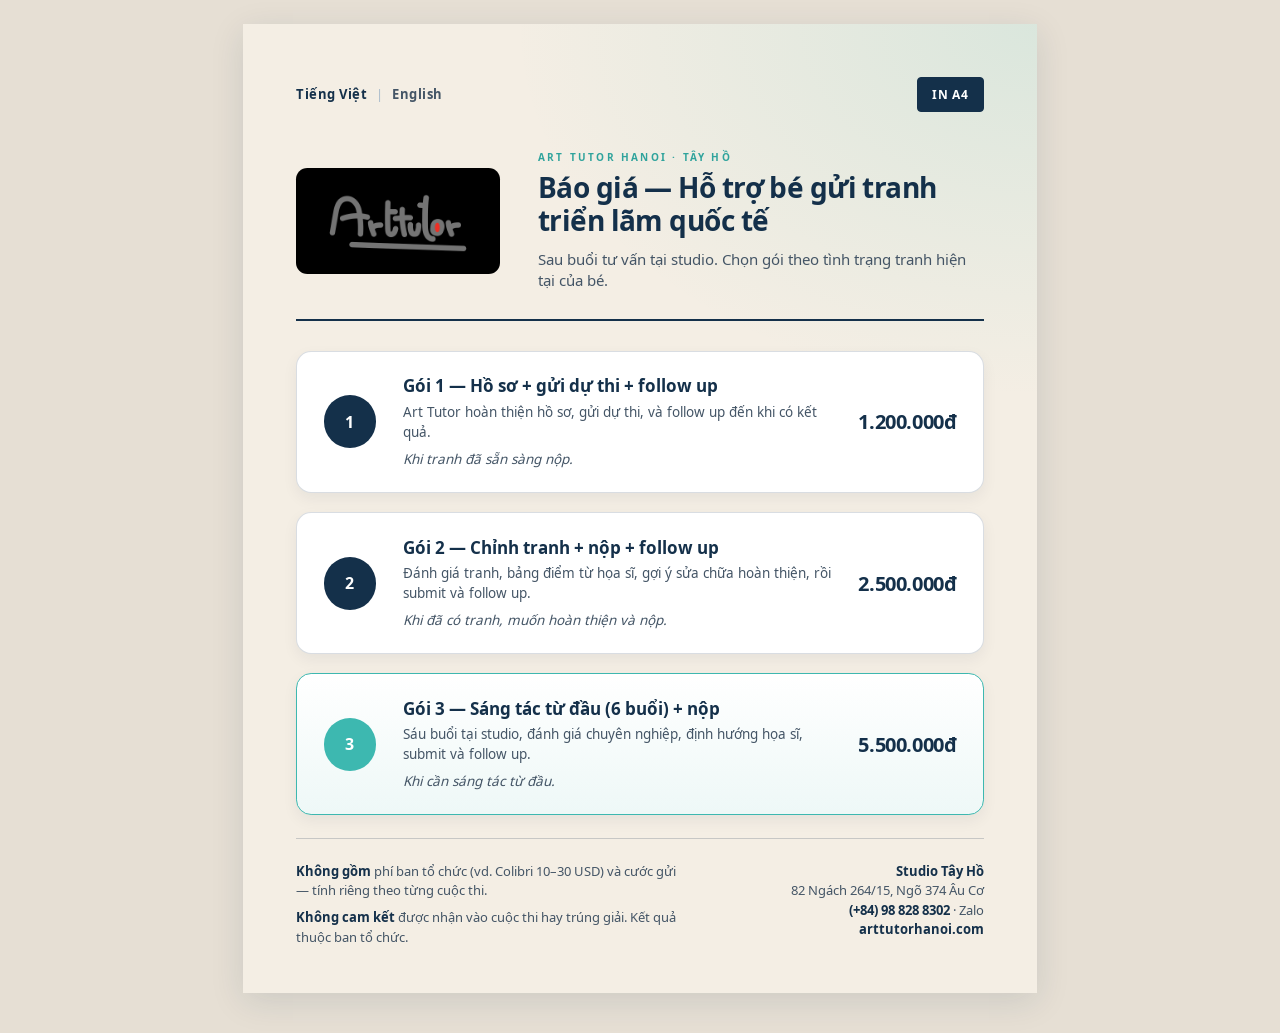
<file: baogia/index.html>
<!DOCTYPE html>
<html lang="vi">
<head>
  <meta charset="utf-8">
  <meta name="viewport" content="width=device-width, initial-scale=1">
  <meta name="robots" content="noindex,nofollow">
  <title>Báo giá gửi tranh triển lãm quốc tế — Art Tutor Hanoi</title>
  <link rel="stylesheet" href="styles.css">
</head>
<body>
  <article class="page">
    <div class="topbar no-print">
      <nav class="lang" aria-label="Language">
        <a href="index.html" class="is-active" lang="vi">Tiếng Việt</a>
        <span aria-hidden="true">|</span>
        <a href="en.html" lang="en">English</a>
      </nav>
      <button class="print-btn" type="button" onclick="window.print()">In A4</button>
    </div>

    <header class="head">
      <div class="logo-wrap">
        <img src="assets/logo.png" alt="Art Tutor Hanoi">
      </div>
      <div class="head-copy">
        <p class="kicker">Art Tutor Hanoi · Tây Hồ</p>
        <h1>Báo giá — Hỗ trợ bé gửi tranh triển lãm quốc tế</h1>
        <p class="sub">Sau buổi tư vấn tại studio. Chọn gói theo tình trạng tranh hiện tại của bé.</p>
      </div>
    </header>

    <section class="packs" aria-label="Ba gói dịch vụ">
      <article class="pack">
        <div class="num" aria-hidden="true">1</div>
        <div>
          <h2>Gói 1 — Hồ sơ + gửi dự thi + follow up</h2>
          <p>Art Tutor hoàn thiện hồ sơ, gửi dự thi, và follow up đến khi có kết quả.</p>
          <p class="who">Khi tranh đã sẵn sàng nộp.</p>
        </div>
        <div class="price">
          <strong>1.200.000đ</strong>
        </div>
      </article>

      <article class="pack">
        <div class="num" aria-hidden="true">2</div>
        <div>
          <h2>Gói 2 — Chỉnh tranh + nộp + follow up</h2>
          <p>Đánh giá tranh, bảng điểm từ họa sĩ, gợi ý sửa chữa hoàn thiện, rồi submit và follow up.</p>
          <p class="who">Khi đã có tranh, muốn hoàn thiện và nộp.</p>
        </div>
        <div class="price">
          <strong>2.500.000đ</strong>
        </div>
      </article>

      <article class="pack pack--featured">
        <div class="num" aria-hidden="true">3</div>
        <div>
          <h2>Gói 3 — Sáng tác từ đầu (6 buổi) + nộp</h2>
          <p>Sáu buổi tại studio, đánh giá chuyên nghiệp, định hướng họa sĩ, submit và follow up.</p>
          <p class="who">Khi cần sáng tác từ đầu.</p>
        </div>
        <div class="price">
          <strong>5.500.000đ</strong>
        </div>
      </article>
    </section>

    <footer class="foot">
      <ul>
        <li><strong>Không gồm</strong> phí ban tổ chức (vd. Colibri 10–30 USD) và cước gửi — tính riêng theo từng cuộc thi.</li>
        <li><strong>Không cam kết</strong> được nhận vào cuộc thi hay trúng giải. Kết quả thuộc ban tổ chức.</li>
      </ul>
      <div class="contact">
        <p><strong>Studio Tây Hồ</strong></p>
        <p>82 Ngách 264/15, Ngõ 374 Âu Cơ</p>
        <p><a href="tel:+84988288302">(+84) 98 828 8302</a> · Zalo</p>
        <p><a href="https://arttutorhanoi.com">arttutorhanoi.com</a></p>
      </div>
    </footer>
  </article>
</body>
</html>
</file>
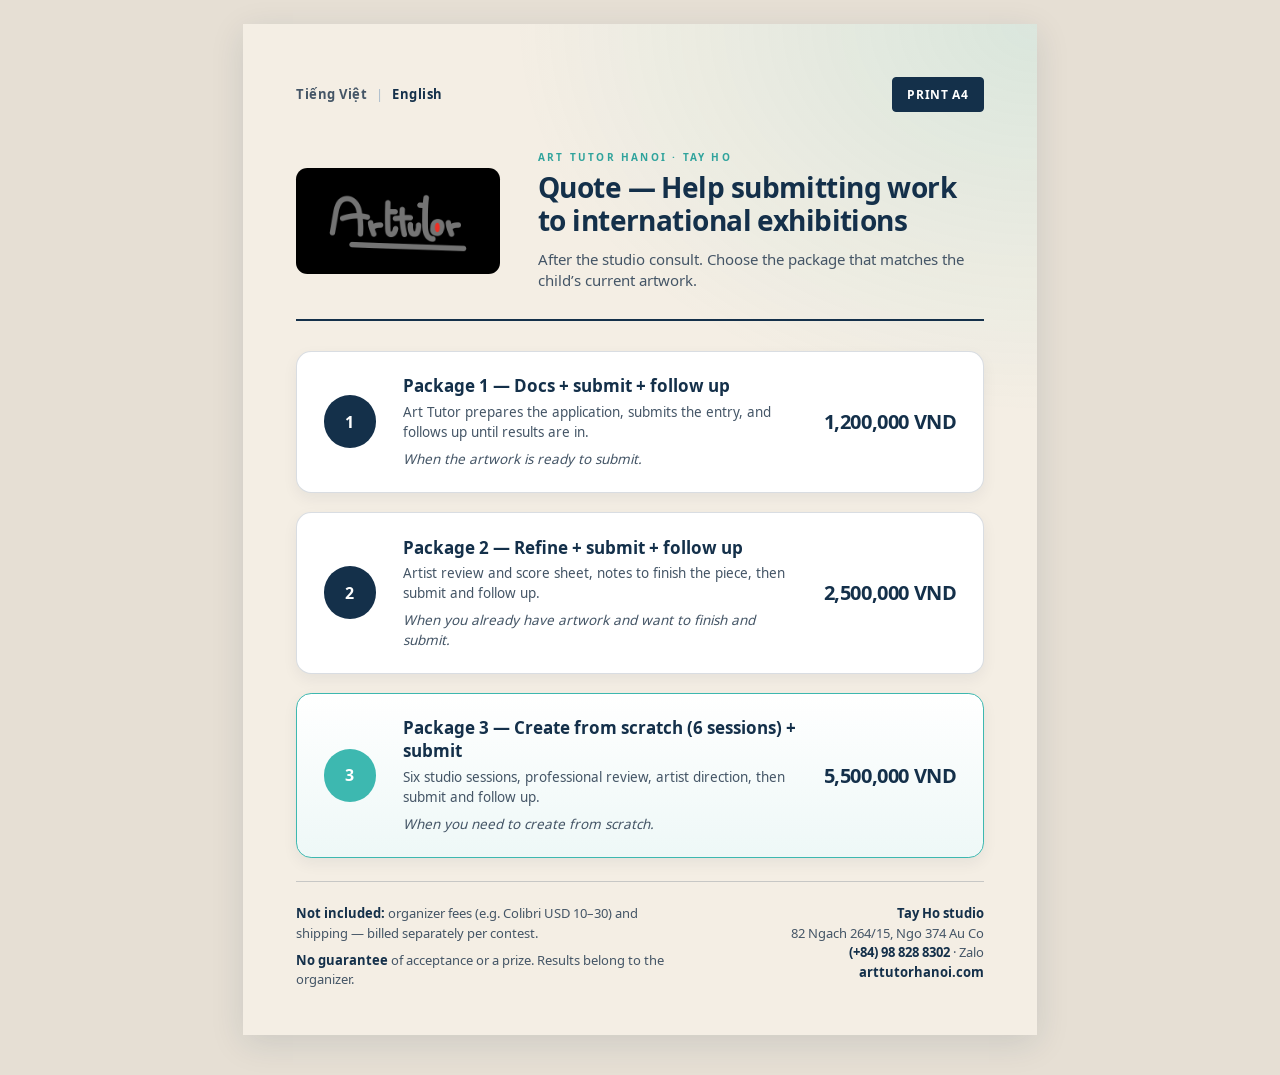
<file: baogia/en.html>
<!DOCTYPE html>
<html lang="en">
<head>
  <meta charset="utf-8">
  <meta name="viewport" content="width=device-width, initial-scale=1">
  <meta name="robots" content="noindex,nofollow">
  <title>Quote — International exhibition entry — Art Tutor Hanoi</title>
  <link rel="stylesheet" href="styles.css">
</head>
<body>
  <article class="page">
    <div class="topbar no-print">
      <nav class="lang" aria-label="Language">
        <a href="index.html" lang="vi">Tiếng Việt</a>
        <span aria-hidden="true">|</span>
        <a href="en.html" class="is-active" lang="en">English</a>
      </nav>
      <button class="print-btn" type="button" onclick="window.print()">Print A4</button>
    </div>

    <header class="head">
      <div class="logo-wrap">
        <img src="assets/logo.png" alt="Art Tutor Hanoi">
      </div>
      <div class="head-copy">
        <p class="kicker">Art Tutor Hanoi · Tay Ho</p>
        <h1>Quote — Help submitting work to international exhibitions</h1>
        <p class="sub">After the studio consult. Choose the package that matches the child’s current artwork.</p>
      </div>
    </header>

    <section class="packs" aria-label="Three packages">
      <article class="pack">
        <div class="num" aria-hidden="true">1</div>
        <div>
          <h2>Package 1 — Docs + submit + follow up</h2>
          <p>Art Tutor prepares the application, submits the entry, and follows up until results are in.</p>
          <p class="who">When the artwork is ready to submit.</p>
        </div>
        <div class="price">
          <strong>1,200,000 VND</strong>
        </div>
      </article>

      <article class="pack">
        <div class="num" aria-hidden="true">2</div>
        <div>
          <h2>Package 2 — Refine + submit + follow up</h2>
          <p>Artist review and score sheet, notes to finish the piece, then submit and follow up.</p>
          <p class="who">When you already have artwork and want to finish and submit.</p>
        </div>
        <div class="price">
          <strong>2,500,000 VND</strong>
        </div>
      </article>

      <article class="pack pack--featured">
        <div class="num" aria-hidden="true">3</div>
        <div>
          <h2>Package 3 — Create from scratch (6 sessions) + submit</h2>
          <p>Six studio sessions, professional review, artist direction, then submit and follow up.</p>
          <p class="who">When you need to create from scratch.</p>
        </div>
        <div class="price">
          <strong>5,500,000 VND</strong>
        </div>
      </article>
    </section>

    <footer class="foot">
      <ul>
        <li><strong>Not included:</strong> organizer fees (e.g. Colibri USD 10–30) and shipping — billed separately per contest.</li>
        <li><strong>No guarantee</strong> of acceptance or a prize. Results belong to the organizer.</li>
      </ul>
      <div class="contact">
        <p><strong>Tay Ho studio</strong></p>
        <p>82 Ngach 264/15, Ngo 374 Au Co</p>
        <p><a href="tel:+84988288302">(+84) 98 828 8302</a> · Zalo</p>
        <p><a href="https://arttutorhanoi.com">arttutorhanoi.com</a></p>
      </div>
    </footer>
  </article>
</body>
</html>
</file>
<file: baogia/styles.css>
@font-face {
  font-family: "Quote Sans";
  src: url("assets/fonts/NotoSans-Regular.ttf") format("truetype");
  font-weight: 400;
  font-style: normal;
  font-display: swap;
}

@font-face {
  font-family: "Quote Sans";
  src: url("assets/fonts/NotoSans-Bold.ttf") format("truetype");
  font-weight: 700;
  font-style: normal;
  font-display: swap;
}

:root {
  --cream: #f4eee4;
  --navy: #14304a;
  --teal: #3db8b0;
  --teal-dark: #2fa39c;
  --muted: #445566;
  --line: rgba(20, 48, 74, 0.16);
  --white: #fff;
}

* { box-sizing: border-box; margin: 0; padding: 0; }

html {
  background: #e6dfd4;
}

body {
  min-height: 100vh;
  color: var(--navy);
  font-family: "Quote Sans", "Noto Sans", "Source Sans 3", sans-serif;
  background: #e6dfd4;
  -webkit-print-color-adjust: exact;
  print-color-adjust: exact;
}

a { color: var(--navy); }

.page {
  max-width: 210mm;
  margin: 24px auto 40px;
  background:
    radial-gradient(120% 70% at 100% 0%, rgba(61, 184, 176, 0.14), transparent 55%),
    var(--cream);
  padding: 14mm 14mm 12mm;
  box-shadow: 0 8px 32px rgba(20, 48, 74, 0.12);
}

.topbar {
  display: flex;
  justify-content: space-between;
  align-items: center;
  gap: 12px;
  margin-bottom: 10mm;
  font-size: 13px;
}

.lang a {
  color: var(--muted);
  text-decoration: none;
  font-weight: 700;
  letter-spacing: 0.04em;
}

.lang a.is-active,
.lang a:hover {
  color: var(--navy);
}

.lang span { color: #aabbcc; margin: 0 6px; }

.print-btn {
  appearance: none;
  border: 0.4mm solid var(--navy);
  background: var(--navy);
  color: #fff;
  font: inherit;
  font-weight: 700;
  font-size: 12px;
  letter-spacing: 0.06em;
  text-transform: uppercase;
  padding: 8px 14px;
  border-radius: 4px;
  cursor: pointer;
}

.print-btn:hover { background: #0d2236; }

.head {
  display: flex;
  align-items: center;
  gap: 10mm;
  padding-bottom: 7mm;
  border-bottom: 0.6mm solid var(--navy);
}

.logo-wrap {
  flex: 0 0 auto;
  background: #000;
  border-radius: 3mm;
  padding: 3mm 5mm;
  line-height: 0;
}

.logo-wrap img {
  display: block;
  height: 22mm;
  width: auto;
  max-width: 58mm;
  object-fit: contain;
}

.head-copy { flex: 1; min-width: 0; }

.kicker {
  font-size: 10px;
  letter-spacing: 0.22em;
  text-transform: uppercase;
  color: var(--teal-dark);
  font-weight: 700;
  margin-bottom: 2mm;
}

h1 {
  font-size: 28px;
  line-height: 1.18;
  font-weight: 700;
  letter-spacing: -0.02em;
}

.sub {
  margin-top: 3mm;
  font-size: 15px;
  line-height: 1.45;
  color: var(--muted);
}

.packs {
  display: flex;
  flex-direction: column;
  gap: 5mm;
  padding: 8mm 0 6mm;
}

.pack {
  display: grid;
  grid-template-columns: 16mm 1fr auto;
  gap: 5mm;
  align-items: center;
  background: var(--white);
  border: 0.45mm solid var(--line);
  border-radius: 4mm;
  padding: 6mm 7mm;
  box-shadow: 0 1.5mm 4mm rgba(20, 40, 70, 0.06);
}

.pack--featured {
  border-color: var(--teal);
  background: linear-gradient(180deg, #fff 0%, #eef8f7 100%);
}

.num {
  width: 14mm;
  height: 14mm;
  border-radius: 50%;
  background: var(--navy);
  color: #fff;
  display: flex;
  align-items: center;
  justify-content: center;
  font-weight: 700;
  font-size: 16px;
}

.pack--featured .num { background: var(--teal); }

.pack h2 {
  font-size: 17px;
  font-weight: 700;
  margin-bottom: 1.5mm;
}

.pack p {
  font-size: 13.5px;
  line-height: 1.45;
  color: var(--muted);
}

.who {
  margin-top: 2mm;
  font-size: 13px;
  font-style: italic;
  color: #1f7a74;
}

.price {
  text-align: right;
  white-space: nowrap;
}

.price strong {
  display: block;
  font-size: 20px;
  font-weight: 700;
  letter-spacing: -0.02em;
}

.foot {
  border-top: 0.45mm solid rgba(20, 40, 70, 0.2);
  padding-top: 6mm;
  display: grid;
  grid-template-columns: 1.4fr 1fr;
  gap: 8mm;
  font-size: 13px;
  line-height: 1.5;
  color: var(--muted);
}

.foot strong { color: var(--navy); }

.foot ul { list-style: none; }

.foot li + li { margin-top: 2mm; }

.contact { text-align: right; }

.contact a {
  color: var(--navy);
  text-decoration: none;
  font-weight: 700;
}

@media (max-width: 720px) {
  .page {
    margin: 0;
    padding: 18px 16px 24px;
    box-shadow: none;
    min-height: 100vh;
  }

  .head {
    flex-direction: column;
    align-items: flex-start;
    gap: 14px;
  }

  .pack {
    grid-template-columns: 40px 1fr;
    grid-template-areas:
      "num title"
      "body body"
      "price price";
  }

  .num { grid-area: num; width: 36px; height: 36px; }

  .pack h2,
  .pack p,
  .who { grid-column: 1 / -1; }

  .pack > div:nth-child(2) { grid-area: body; }

  .price {
    grid-area: price;
    text-align: left;
    margin-top: 4px;
  }

  .foot {
    grid-template-columns: 1fr;
    gap: 16px;
  }

  .contact { text-align: left; }
}

@page {
  size: A4 portrait;
  margin: 0;
}

@media print {
  html, body {
    background: var(--cream);
  }

  .no-print { display: none !important; }

  .page {
    max-width: none;
    width: 210mm;
    min-height: 297mm;
    margin: 0;
    padding: 11mm 12mm 10mm;
    box-shadow: none;
  }

  h1 { font-size: 22pt; }

  .pack h2 { font-size: 13.5pt; }

  .pack p { font-size: 10pt; }

  .price strong { font-size: 16pt; }

  .foot { font-size: 8.5pt; }
}
</file>
